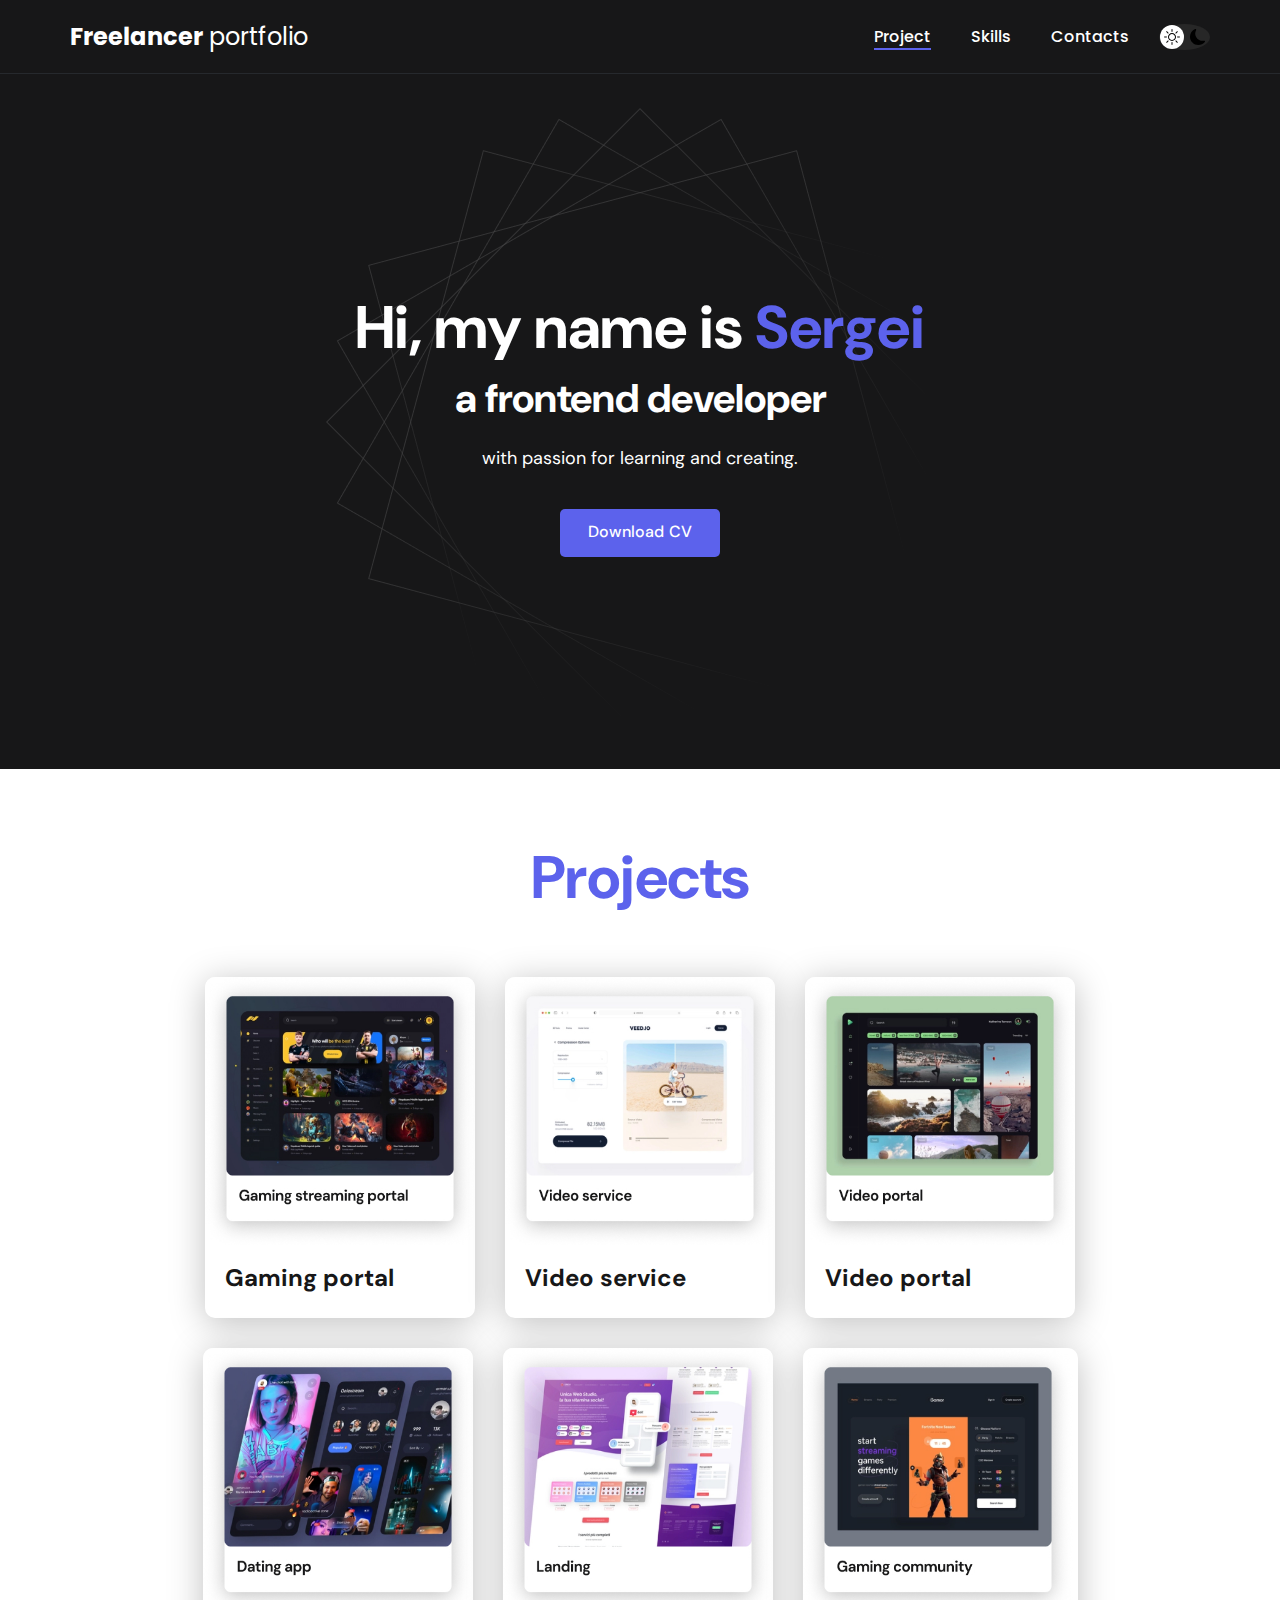
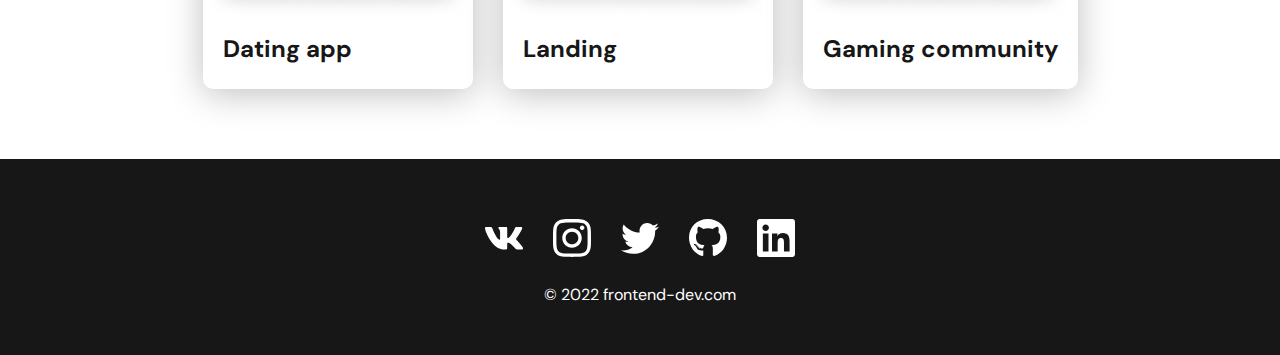
<file: index.html>
<!DOCTYPE html>
<html lang="en">

<head>
    <meta charset="UTF-8">
    <meta http-equiv="X-UA-Compatible" content="IE=edge">
    <meta name="viewport" content="width=device-width, initial-scale=1.0">
    <title>Portfolio</title>
    <link rel="stylesheet" href="./css/main.css">
</head>

<body>
    <nav class="nav">
        <div class="container">
            <div class="nav-row">
                <a href="/index.html" class="logo"><strong>Freelancer</strong> portfolio</a>

                <button class="dark-mode-btn">
                    <img src="./image/icon/sun.svg" alt="light" class="dark-mode-btn__icon">
                    <img src="./image/icon/moon.svg" alt="light" class="dark-mode-btn__icon">

                </button>

                <ul class="nav-list">
                    <li class="nav-list__item"><a href="index.html" class="nav_list__link--active">Project</a>
                    </li>
                    <li class="nav-list__item"><a href="skills.html" class="nav_list__link">Skills</a></li>
                    <li class="nav-list__item"><a href="contacts.html" class="nav_list__link">Contacts</a></li>
                </ul>
            </div>
        </div>
    </nav>


    <header class="header">
        <div class="header__wrapper">
            <h1 class="header__title">
                <strong>Hi, my name is <em>Sergei</em></strong><br>
                a frontend developer
            </h1>
            <div class="header__text">
                <p>with passion for learning and creating.</p>
            </div>
            <a href="#!" class="btn">
                Download CV
            </a>
        </div>
    </header>


    <main class="section">
        <div class="container">
            <h2 class="title-1">Projects</h2>
            <ul class="projects">
                <li class="project">
                    <a href="project-page.html"><img src="./image/project/Project 1.jpg" alt="Project img"
                            class="project__img"></a>
                    <h3 class="project__title">Gaming portal</h3>
                </li>
                <li class="project">
                    <a href="project-page.html"><img src="./image/project/Project 2.jpg" alt="Project img"
                            class="project__img"></a>
                    <h3 class="project__title">Video service</h3>
                </li>
                <li class="project">
                    <a href="project-page.html"><img src="./image/project/Project 3.jpg" alt="Project img"
                            class="project__img"></a>
                    <h3 class="project__title">Video portal</h3>
                </li>

                <li class="project">
                    <img src="./image/project/Project 4.jpg" alt="Project img" class="project__img">
                    <h3 class="project__title">Dating app</h3>
                </li>
                <li class="project">
                    <img src="./image/project/Project 5.jpg" alt="Project img" class="project__img">
                    <h3 class="project__title">Landing</h3>
                </li>
                <li class="project">
                    <img src="./image/project/Project 6.jpg" alt="Project img" class="project__img">
                    <h3 class="project__title">Gaming community</h3>
                </li>
            </ul>


        </div>
    </main>


    <footer class="footer">
        <div class="container">
            <div class="footer__wraper">
                <ul class="social">
                    <li class="social__item"><a href="#!"><img src="./image/icon/vk.svg" alt="Link"></a></li>
                    <li class="social__item"><a href="#!"><img src="./image/icon/instagram.svg" alt="Link"></a></li>
                    <li class="social__item"><a href="#!"><img src="./image/icon/twitter.svg" alt="Link"></a></li>
                    <li class="social__item"><a href="#!"><img src="./image/icon/gitHub.svg" alt="Link"></a></li>
                    <li class="social__item"><a href="#!"><img src="./image/icon/linkedIn.svg" alt="Link"></a></li>
                </ul>
                <div class="copyright">
                    <p>© 2022 frontend-dev.com</p>
                </div>



            </div>
        </div>
    </footer>

    <script src="./js/main.js"></script>
</body>

</html>
</file>
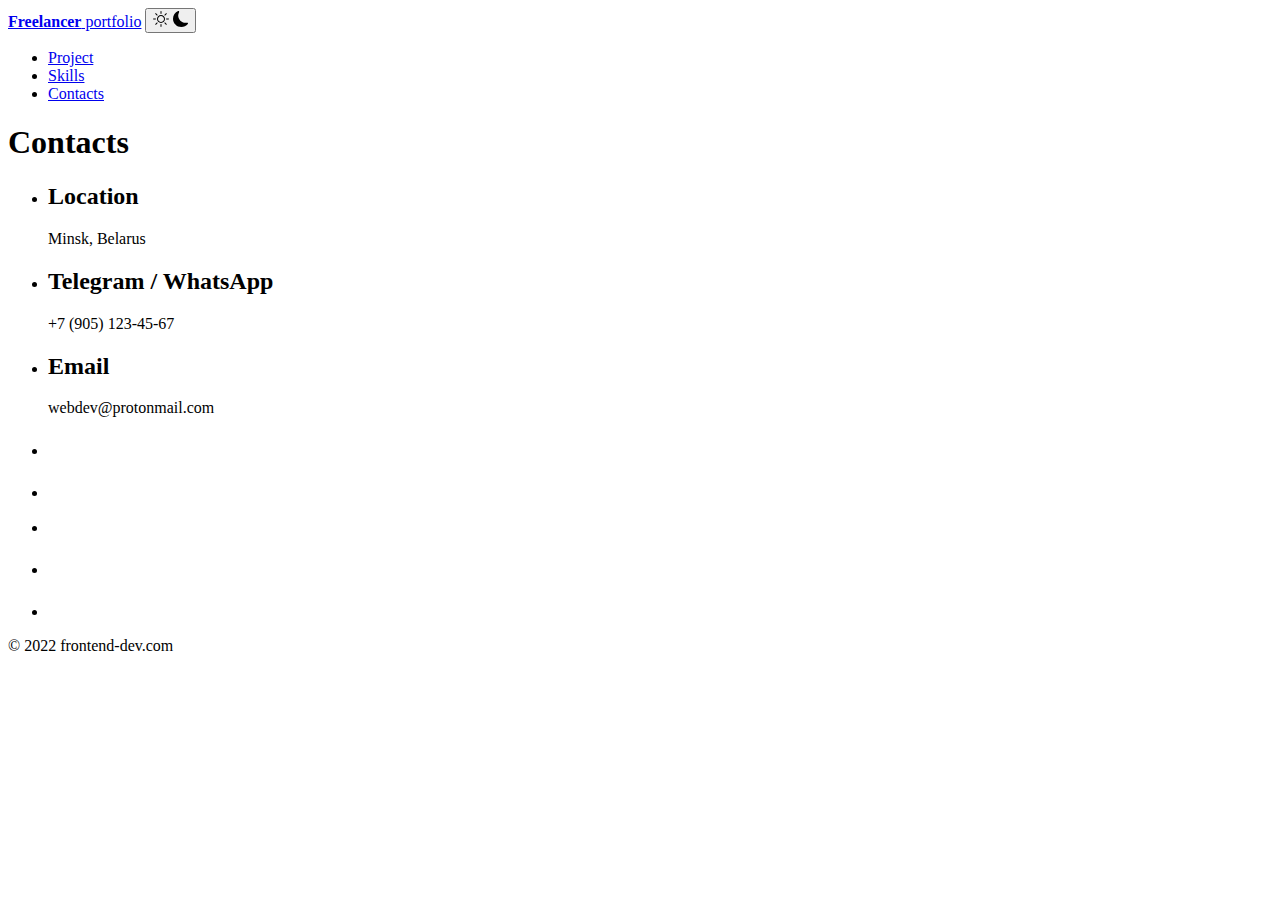
<file: contacts.html>
<!DOCTYPE html>
<html lang="en">

<head>
    <meta charset="UTF-8">
    <meta http-equiv="X-UA-Compatible" content="IE=edge">
    <meta name="viewport" content="width=device-width, initial-scale=1.0">
    <title>Portfolio</title>
    <link rel="stylesheet"  type="text/css href="css/main.css">
</head>

<body>
    <nav class="nav">
        <div class="container">
            <div class="nav-row">
                <a href="/index.html" class="logo"><strong>Freelancer</strong> portfolio</a>

                <button class="dark-mode-btn">
                    <img src="./image/icon/sun.svg" alt="light" class="dark-mode-btn__icon">
                    <img src="./image/icon/moon.svg" alt="light" class="dark-mode-btn__icon">

                </button>

                <ul class="nav-list">
                    <li class="nav-list__item"><a href="index.html" class="nav_list__link">Project</a>
                    </li>
                    <li class="nav-list__item"><a href="skills.html" class="nav_list__link">Skills</a></li>
                    <li class="nav-list__item"><a href="contacts.html" class="nav_list__link--active">Contacts</a></li>
                </ul>
            </div>
        </div>
    </nav>




    <main class="section">
        <div class="container">

            <h1 class="title-1">Contacts</h1>

            <ul class="content-list">
                <li class="content-list__item">
                    <h2 class="title-2">Location </h2>
                    <p>Minsk, Belarus</p>
                </li>
                <li class="content-list__item">
                    <h2 class="title-2">Telegram / WhatsApp </h2>
                    <p>+7 (905) 123-45-67</p>
                </li>
                <li class="content-list__item">
                    <h2 class="title-2">Email </h2>
                    <p>webdev@protonmail.com</p>
                </li>
            </ul>

        </div>
    </main>


    <footer class="footer">
        <div class="container">
            <div class="footer__wraper">
                <ul class="social">
                    <li class="social__item"><a href="#!"><img src="./image/icon/vk.svg" alt="Link"></a></li>
                    <li class="social__item"><a href="#!"><img src="./image/icon/instagram.svg" alt="Link"></a></li>
                    <li class="social__item"><a href="#!"><img src="./image/icon/twitter.svg" alt="Link"></a></li>
                    <li class="social__item"><a href="#!"><img src="./image/icon/gitHub.svg" alt="Link"></a></li>
                    <li class="social__item"><a href="#!"><img src="./image/icon/linkedIn.svg" alt="Link"></a></li>
                </ul>
                <div class="copyright">
                    <p>© 2022 frontend-dev.com</p>
                </div>


            </div>
        </div>
    </footer>


    <script src="./js/main.js"></script>
</body>

</html>
</file>
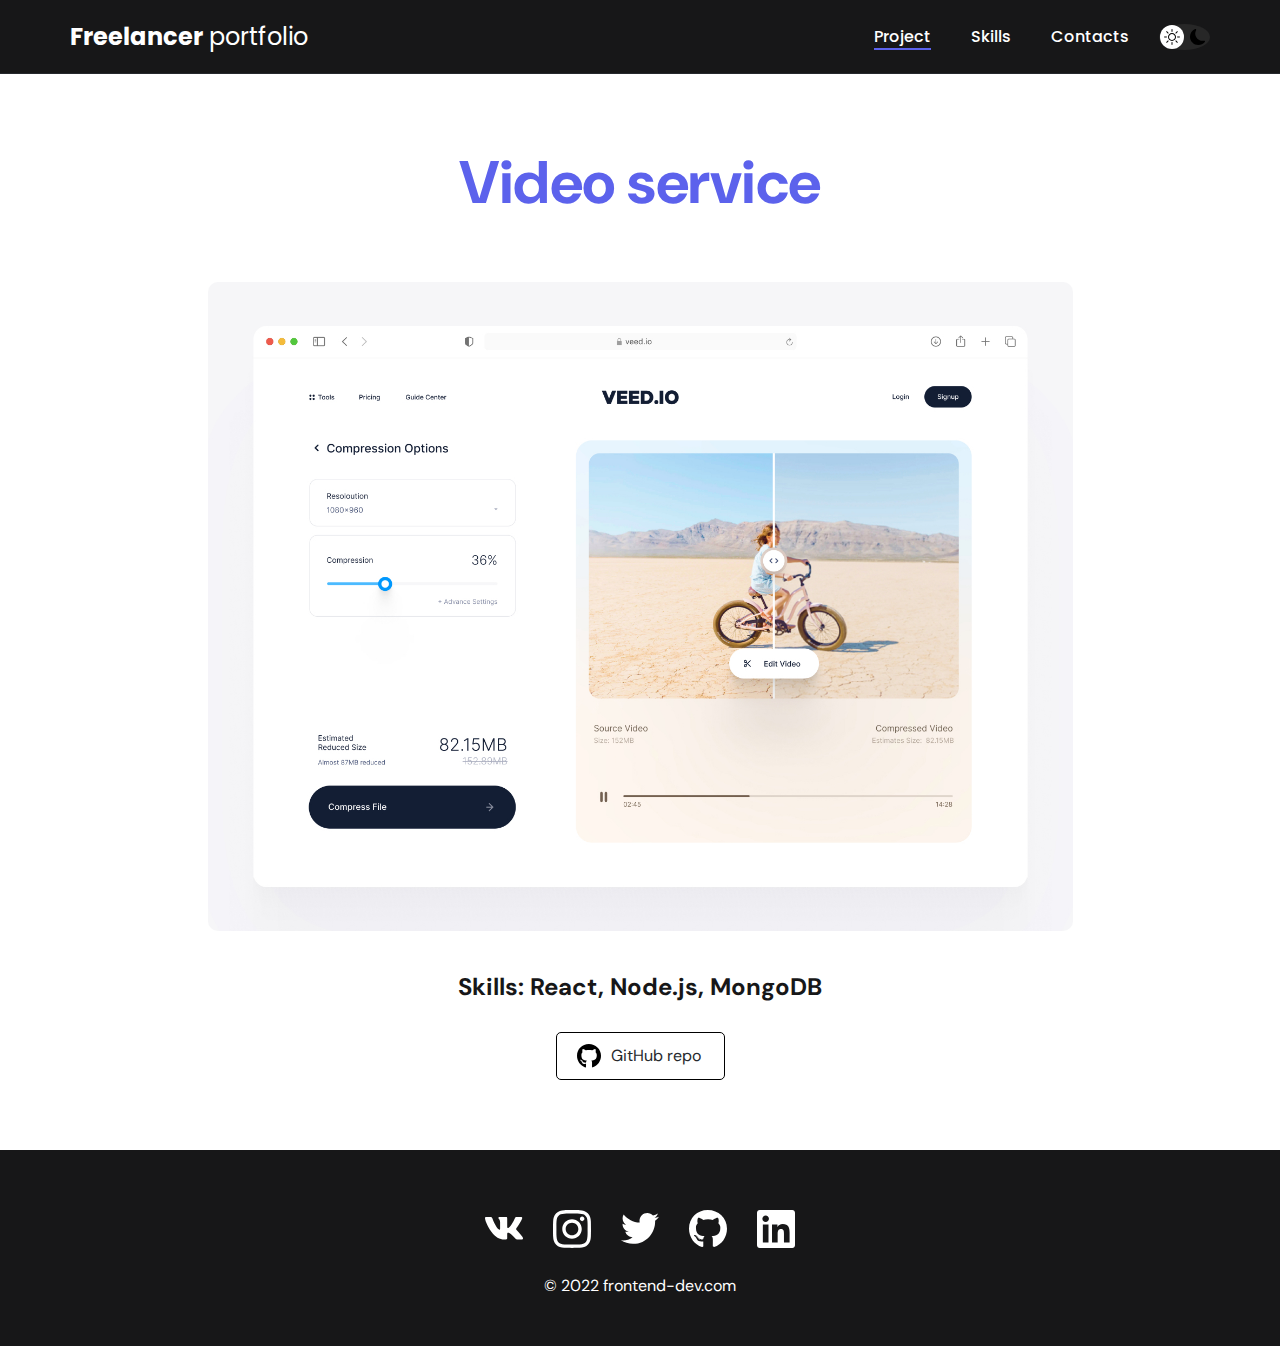
<file: project-page.html>
<!DOCTYPE html>
<html lang="en">

<head>
    <meta charset="UTF-8">
    <meta http-equiv="X-UA-Compatible" content="IE=edge">
    <meta name="viewport" content="width=device-width, initial-scale=1.0">
    <title>Portfolio</title>
    <link rel="stylesheet" href="./css/main.css">
</head>

<body>
    <nav class="nav">
        <div class="container">
            <div class="nav-row">
                <a href="/index.html" class="logo"><strong>Freelancer</strong> portfolio</a>

                <button class="dark-mode-btn">
                    <img src="./image/icon/sun.svg" alt="light" class="dark-mode-btn__icon">
                    <img src="./image/icon/moon.svg" alt="light" class="dark-mode-btn__icon">

                </button>

                <ul class="nav-list">
                    <li class="nav-list__item"><a href="#" class="nav_list__link nav_list__link--active">Project</a>
                    </li>
                    <li class="nav-list__item"><a href="#" class="nav_list__link">Skills</a></li>
                    <li class="nav-list__item"><a href="#" class="nav_list__link">Contacts</a></li>
                </ul>
            </div>
        </div>
    </nav>




    <main class="section">
        <div class="container">
            <div class="project-details">

                <h1 class="title-1">Video service</h1>

                <img src="./image/project/02-big.jpg" alt="" class="project-details__cover">

                <div class="project-details__desc">
                    <p>Skills: React, Node.js, MongoDB</p>
                </div>

                <a href="#!" class="btn-outline">
                    <img src="./image/icon/gitHub-black.svg" alt="">
                    GitHub repo
                </a>

            </div>
        </div>
    </main>


    <footer class="footer">
        <div class="container">
            <div class="footer__wraper">
                <ul class="social">
                    <li class="social__item"><a href="#!"><img src="./image/icon/vk.svg" alt="Link"></a></li>
                    <li class="social__item"><a href="#!"><img src="./image/icon/instagram.svg" alt="Link"></a></li>
                    <li class="social__item"><a href="#!"><img src="./image/icon/twitter.svg" alt="Link"></a></li>
                    <li class="social__item"><a href="#!"><img src="./image/icon/gitHub.svg" alt="Link"></a></li>
                    <li class="social__item"><a href="#!"><img src="./image/icon/linkedIn.svg" alt="Link"></a></li>
                </ul>
                <div class="copyright">
                    <p>© 2022 frontend-dev.com</p>
                </div>
            </div>
        </div>
    </footer>


    <script src="./js/main.js"></script>
</body>

</html>
</file>
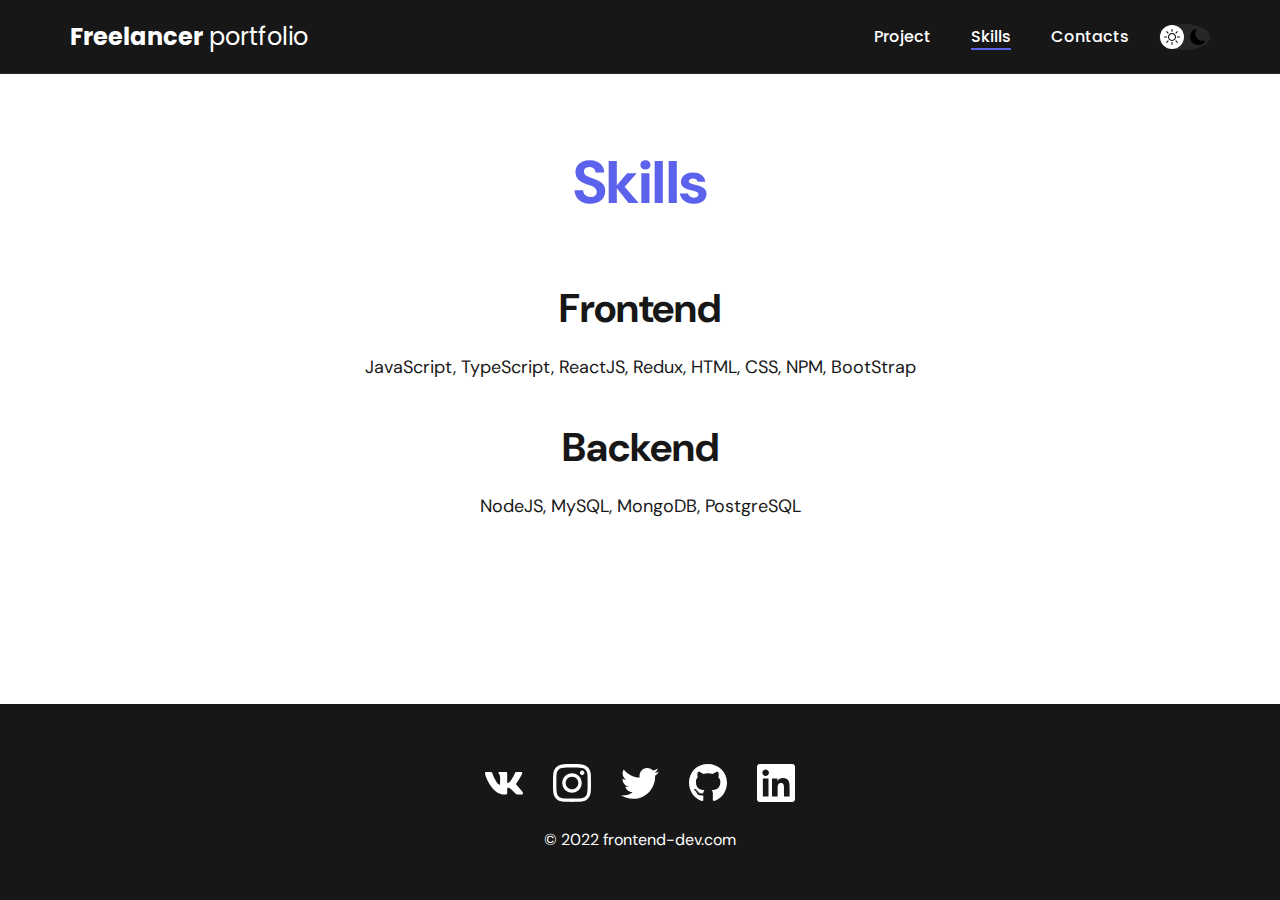
<file: skills.html>
<!DOCTYPE html>
<html lang="en">

<head>
    <meta charset="UTF-8">
    <meta http-equiv="X-UA-Compatible" content="IE=edge">
    <meta name="viewport" content="width=device-width, initial-scale=1.0">
    <title>Portfolio</title>
    <link rel="stylesheet" href="./css/main.css">
</head>

<body>
    <nav class="nav">
        <div class="container">
            <div class="nav-row">
                <a href="/index.html" class="logo"><strong>Freelancer</strong> portfolio</a>

                <button class="dark-mode-btn">
                    <img src="./image/icon/sun.svg" alt="light" class="dark-mode-btn__icon">
                    <img src="./image/icon/moon.svg" alt="light" class="dark-mode-btn__icon">

                </button>

                <ul class="nav-list">
                    <li class="nav-list__item"><a href="index.html" class="nav_list__link nav_list__link">Project</a>
                    </li>
                    <li class="nav-list__item"><a href="skills.html" class="nav_list__link--active">Skills</a></li>
                    <li class="nav-list__item"><a href="contacts.html" class="nav_list__link">Contacts</a></li>
                </ul>
            </div>
        </div>
    </nav>




    <main class="section">
        <div class="container">

            <h1 class="title-1">Skills</h1>

            <ul class="content-list">
                <li class="content-list__item">
                    <h2 class="title-2">Frontend </h2>
                    <p>JavaScript, TypeScript, ReactJS, Redux, HTML, CSS, NPM, BootStrap</p>
                </li>

                <li class="content-list__item">
                    <h2 class="title-2">Backend </h2>
                    <p>NodeJS, MySQL, MongoDB, PostgreSQL</p>
                </li>
            </ul>

        </div>
    </main>


    <footer class="footer">
        <div class="container">
            <div class="footer__wraper">
                <ul class="social">
                    <li class="social__item"><a href="#!"><img src="./image/icon/vk.svg" alt="Link"></a></li>
                    <li class="social__item"><a href="#!"><img src="./image/icon/instagram.svg" alt="Link"></a></li>
                    <li class="social__item"><a href="#!"><img src="./image/icon/twitter.svg" alt="Link"></a></li>
                    <li class="social__item"><a href="#!"><img src="./image/icon/gitHub.svg" alt="Link"></a></li>
                    <li class="social__item"><a href="#!"><img src="./image/icon/linkedIn.svg" alt="Link"></a></li>
                </ul>
                <div class="copyright">
                    <p>© 2022 frontend-dev.com</p>
                </div>


            </div>
        </div>
    </footer>


    <script src="./js/main.js"></script>
</body>

</html>
</file>
<file: css/main.css>
@import url(/css/reset.css);
@import url('https://fonts.googleapis.com/css2?family=DM+Sans:wght@400;500;700&family=Poppins:wght@400;500&display=swap');

/* font-family: 'DM Sans', sans-serif;
font-family: 'Poppins', sans-serif; */



:root {
    --black: #171718;
    --black-border: #26292D;
    --white: #fff;
    --purple: #5C62EC;

    --dark-bg: var(--black);
    --dark-border: var(--black-border);
    --header-text: var(--white);
    --accent: var(--purple);


    /* Light mode */
    --page-bg: var(--white);
    --text-color: var(--black);

}





.dark {
    /* Dark mode */
    --page-bg: #252526;
    --text-color: var(--white);
}


html,
body {
    display: flex;
    flex-direction: column;
    min-height: 100vh;

    font-family: 'DM Sans', sans-serif;



    /* light mode */
    background-color: var(--page-bg);
    color: var(--text-color);
}

.container {
    margin: 0 auto;
    padding: 0 15px;
    max-width: 1170px;
}


/* NAVIGATION */

.nav {
    padding: 19px 0;
    border-bottom: 1px solid var(--dark-border);
    background-color: var(--dark-bg);
    color: var(--white);
    letter-spacing: normal;
}

.nav-row {
    display: flex;
    flex-wrap: wrap;
    justify-content: flex-end;
    align-items: center;
    column-gap: 30px;
    row-gap: 20px;
}

.logo {
    margin-right: auto;
    color: var(--header-text);
    font-size: 24px;
    font-family: 'Poppins', sans-serif;
    text-decoration: none;
}

.logo strong {
    font-weight: 700;
}

/* NAV_LIST */

.nav-list {
    display: flex;
    flex-wrap: wrap;
    align-items: center;
    column-gap: 40px;
    font-size: 16px;
    font-weight: 500;
    font-family: 'Poppins', sans-serif;
}



.nav_list__link {
    color: var(--header-text);
    transition: opacity 0.2s ease-in;
}

.nav_list__link:hover {
    opacity: 0.8;
}

.nav_list__link--active {
    position: relative;
    color: var(--header-text);
}

.nav_list__link--active::before {
    content: '';

    position: absolute;
    left: 0;
    top: 100%;

    display: block;
    height: 2px;
    width: 100%;
    background-color: var(--accent);
}

/* Dark mode btn */

.dark-mode-btn {
    order: 9;
    position: relative;
    display: flex;
    justify-content: space-between;
    width: 51px;
    height: 26px;
    padding: 5px;
    border-radius: 50%;
    background-color: #272727;
}

.dark-mode-btn::before {
    content: '';
    position: absolute;
    top: 1px;
    left: 1px;

    display: block;
    width: 24px;
    height: 24px;

    border-radius: 50px;
    background-color: var(--white);

    transition: left 0.2s ease-in;
}

.dark-mode-btn--active::before {
    left: 26px;
}

.dark-mode-btn__icon {
    position: relative;
    z-index: 9;
}

/* Header */

.header {
    display: flex;
    justify-content: center;
    align-items: center;
    padding: 40px 0;
    min-height: 695px;
    background-color: var(--dark-bg);
    background-image: url('./../image/header-bg.png');
    background-repeat: no-repeat;
    background-size: auto;
    background-position: center center;

    color: var(--header-text);
    text-align: center;


}

.header__wrapper {
    padding: 0 15px;
    max-width: 660px;

}

.header__title {
    margin-bottom: 20px;
    font-size: 40px;
    font-weight: 700;
    line-height: 1.4;

}

.header__title strong {
    font-size: 60px;
    font-weight: 700;
}

.header__title em {
    font-style: normal;
    color: var(--accent);
}

.header__text {
    margin-bottom: 40px;
    font-size: 18px;
    line-height: 1.333;
}

.header__text p+p {
    margin-top: 1em;
}

.btn {
    display: inline-block;
    height: 48px;
    padding: 12px 28px;
    border-radius: 5px;
    background-color: var(--accent);
    color: var(--header-text);
    letter-spacing: 0.15px;
    font-size: 16px;
    font-weight: 500;

    transition: opacity 0.2s ease-in;
}

.btn:hover {
    opacity: 0.6;
}

.btn:active {
    position: relative;
    top: 1px;
}

/* btn-outline */

.btn-outline {
    display: flex;
    column-gap: 10px;

    align-items: center;

    width: 169px;
    height: 48px;
    padding: 12px 20px;
    border-radius: 5px;
    border: 1px solid #000;
    color: var(--black-border);
    background-color: var(--white);





    transition: opacity 0.2s ease-in;
}

.btn-outline:hover {
    opacity: 0.6;
}

.btn-outline:active {
    position: relative;
    top: 1px;
}

/* General */

.section {
    padding: 70px 0;
}

.title-1 {
    margin-bottom: 60px;
    font-size: 60px;
    font-weight: 700;
    line-height: 78px;
    letter-spacing: -0.5px;
    color: var(--accent);
    text-align: center;
}

/* Project */

.project__img {
    width: 270px;
    height: 270px;
    border-radius: 10px;
}

.projects {
    display: flex;
    flex-wrap: wrap;
    column-gap: 30px;
    row-gap: 30px;
    justify-content: center;

}

.project {
    max-width: 370px;
    background-color: var(--white);
    box-shadow: 0px 5px 35px rgba(0, 0, 0, 0.25);
    border-radius: 10px;

}

.project__title {
    padding: 15px 20px 25px;
    font-style: normal;
    font-weight: 700;
    font-size: 24px;
    line-height: 1.3;
    color: #171718;
}

/* Project details */

.project-details {
    margin: 0 auto;
    max-width: 865px;
    display: flex;
    flex-direction: column;
    align-items: center;
    text-align: center;
}

.project-details__cover {
    max-width: 100%;
    margin-bottom: 40px;
    box-shadow: (0px 5px 35px rgba(0, 0, 0, 0.25));
    border-radius: 10px;

}

.project-details__desc {
    margin-bottom: 30px;
    font-weight: 700;
    font-size: 24px;
    line-height: 1.3;
}

/* Content-list */

.title-2 {
    font-weight: 700;
    font-size: 40px;
    line-height: 1.3;
    margin-bottom: 20px;
}

.content-list {
    margin: 0 auto;
    max-width: 570px;
    display: flex;
    flex-direction: column;
    align-items: center;
    row-gap: 40px;
    text-align: center;
}

.content-list__item {
    font-size: 18px;
    line-height: 1.5;
}

/* Footer */

.footer {
    margin-top: auto;
    background-color: var(--dark-bg);
    padding: 60px 0 50px;
    color: var(--header-text);
}

.footer__wraper {
    display: flex;
    flex-direction: column;
    align-items: center;
    row-gap: 27px;
}

.social {
    display: flex;
    column-gap: 30px;
    align-items: center;
}

.copyright {
    font-size: 16px;
}


@media (max-width: 620px) {
    .header {
        min-height: unset;
    }


    .header__title {
        font-size: 30px;
    }

    .header__title strong {
        font-size: 40px;
    }

    .nav-row {
        justify-content: space-between;
    }

    .dark-mode-btn {
        order: 0;
    }


    .section {
        padding: 40px 0;
    }


    .title-1 {
        margin-bottom: 30px;
        font-size: 40px;
    }

    .title-2 {
        margin-bottom: 10px;
        font-size: 30px;
    }

    .project {
        justify-content: center;
    }

    .project__title {
        font-size: 22px;
    }


    .footer {
        padding: 40px 0 30px;
    }

    .footer__wraper {
        row-gap: 20px;
    }

    .social {
        column-gap: 20px;
    }

    .social__item {
        width: 28px;

    }

    .content-list {
        row-gap: 20px;
    }

    .content-list__item {
        font-size: 16px;
    }


}
</file>
